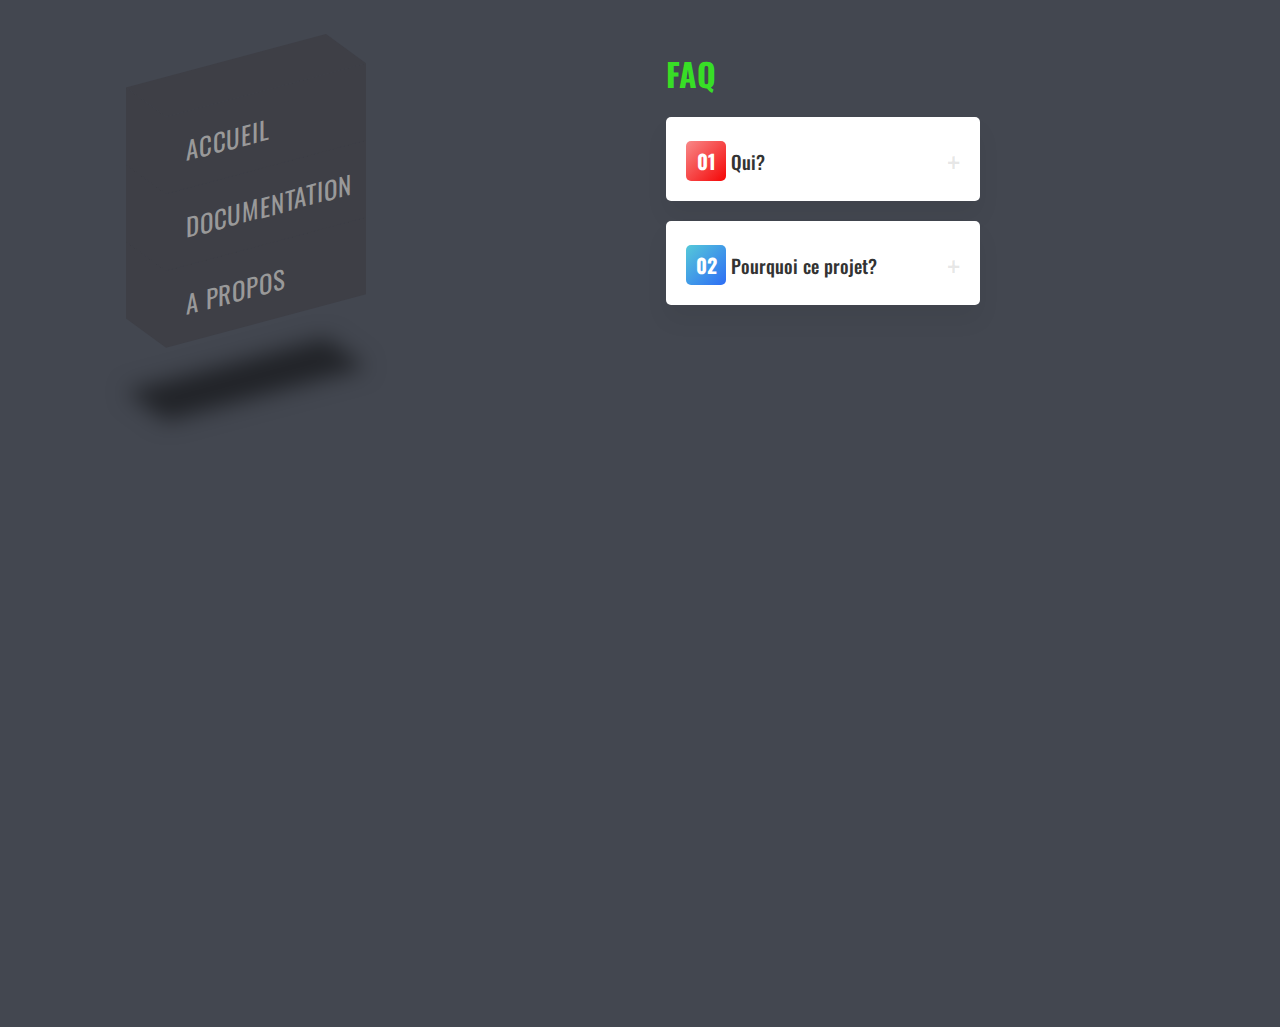
<file: about.html>
<!DOCTYPE html>
<html lang="fr">
    <head>
        <meta charset="utf-8" />
        <title>Froblox</title>
        <link rel="icon" type="image/png" href="img/Froblox.png"/>
        <link rel="stylesheet" href="sass/home.css">
        <link rel="stylesheet" href="sass/about.css">
    </head>

    <body>
        <ul class="a-ul-manager">
            <li style="--i:3; --clr: rgb(40, 170, 221)"><a href="home.html">Accueil</a></li>
            <li style="--i:2; --clr: rgb(222,111,231)"><a href="doc.html">Documentation</a></li>
            <li style="--i:1; --clr: rgb(56,222,38)"><a href="about.html">A propos</a></li>
        </ul>
        <div class="faq">
            <div class="container">
                <h1>FAQ</h1>
                <div class="tab">
                    <input type="radio" name="acc" id="acc1">
                    <label for="acc1">
                        <h2>01</h2>
                        <h3>Qui?</h3>
                    </label>
                    <div class="content">
                        <p>
                            Froblox est développé par moi (Program), je suis passionné de programmation depuis longtemps. <br>
                            J'ai commencé par le Web puis je me suis orienté vers la programmation de niveau normal et des langages de niveau élevé.<br>
                        </p>
                    </div>
                </div>
                <div class="tab">
                    <input type="radio" name="acc" id="acc2">
                    <label for="acc2">
                        <h2>02</h2>
                        <h3>Pourquoi ce projet?</h3>
                    </label>
                    <div class="content">
                        <p>
                            Je code Froblox pour rendre service à de jeune développeur sur Roblox et ayant une moyen plus rapide de chercher. <br>
                            Par ailleurs, le contenu du bot dépend de la communauté de développement. <br>
                            Vous ne trouverez pas toute la documentation de Roblox directement sur le bot.<br>
                        </p>
                    </div>
                </div>
            </div>
        </div>
    </body>
</html>
</file>
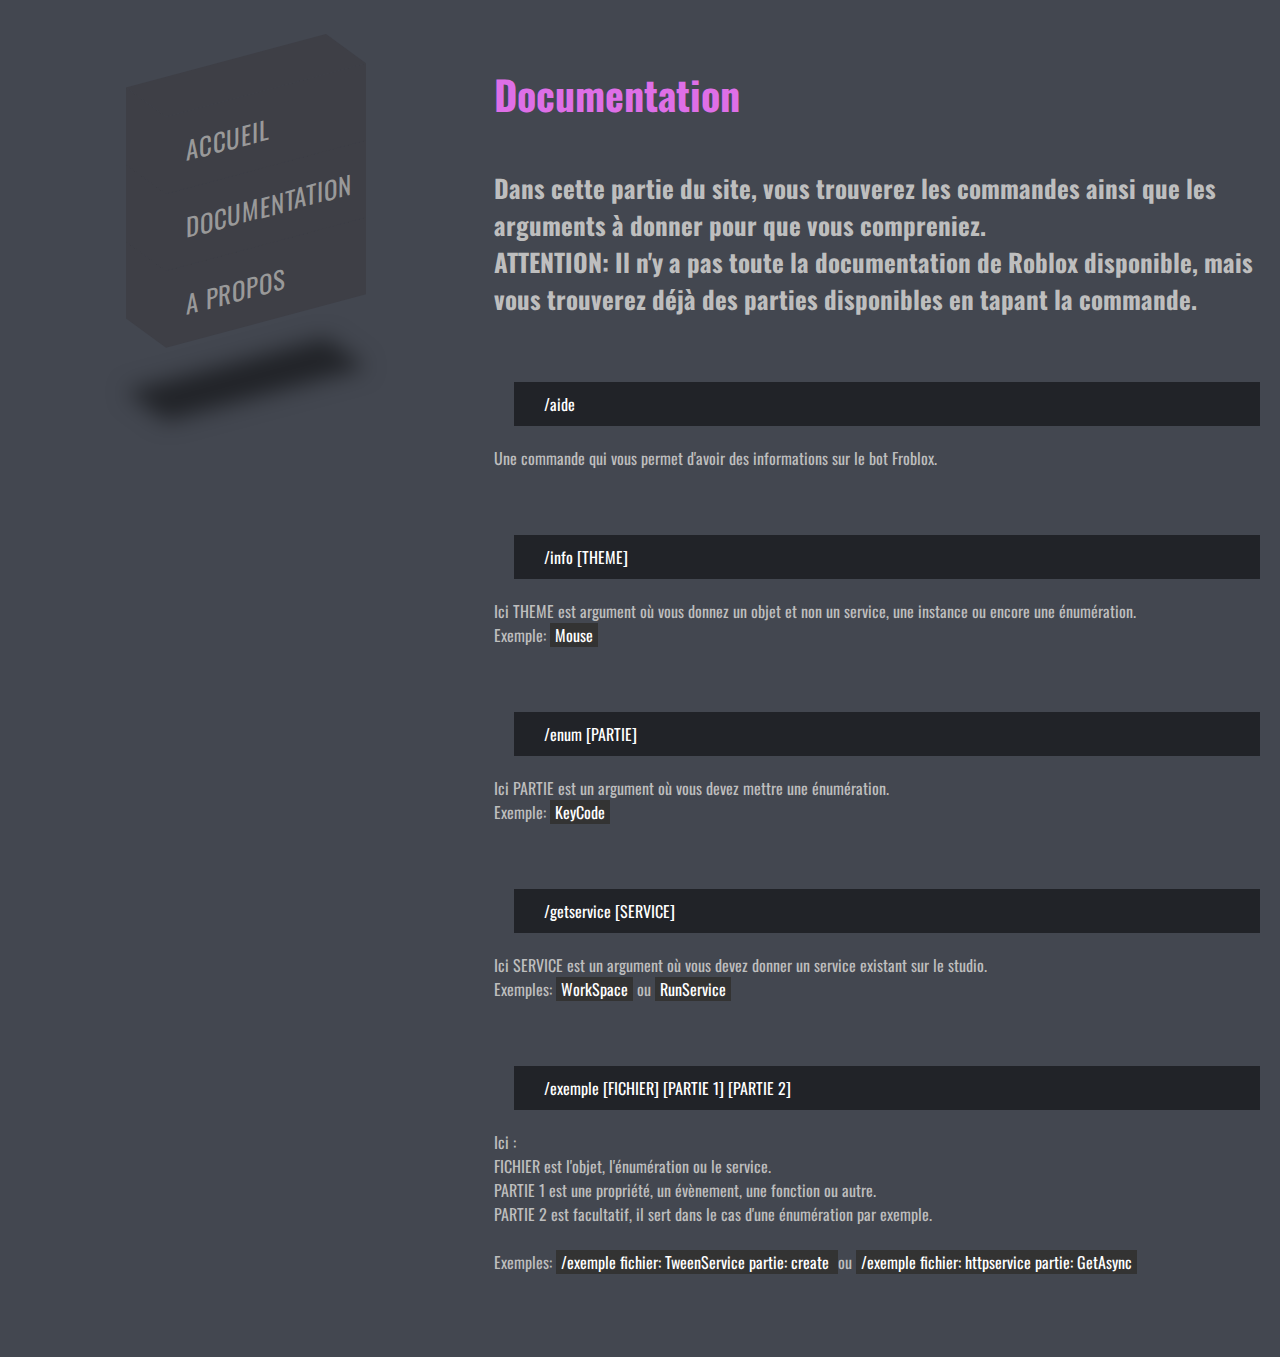
<file: doc.html>
<!DOCTYPE html>
<html lang="fr">
  <head>
      <meta charset="utf-8" />
      <title>Froblox</title>
      <link rel="icon" type="image/png" href="img/Froblox.png"/>
      <link rel="stylesheet" href="sass/home.css">
      <link rel="stylesheet" href="sass/doc.css">
  </head>

  <body>
    <ul class="a-ul-manager">
        <li style="--i:3; --clr: rgb(40, 170, 221)"><a href="home.html">Accueil</a></li>
        <li style="--i:2; --clr: rgb(222,111,231)"><a href="doc.html">Documentation</a></li>
        <li style="--i:1; --clr: rgb(56,222,38)"><a href="about.html">A propos</a></li>
    </ul>

    <section class="content">

        <h1>Documentation</h1>
        <div class="part"></div>
        <h2>Dans cette partie du site, vous trouverez les commandes ainsi que les arguments à donner pour que vous compreniez.<br>
        ATTENTION: Il n'y a pas toute la documentation de Roblox disponible, mais vous trouverez déjà des parties disponibles en tapant la commande.</h2>
        <div class="part"></div>

        <a class="doc" href="#" style="--clr: #166404;--i: 0;"><span>/aide</span></a>
        <p>Une commande qui vous permet d'avoir des informations sur le bot Froblox.</p>
        <div class="part"></div>

        <a class="doc" href="#" style="--clr: #350477;--i: 0;"><span>/info [THEME]</span></a>
        <p>Ici THEME est argument où vous donnez un objet et non un service, une instance ou encore une énumération.<br>
            Exemple: <ex>Mouse</ex>
        </p>
        <div class="part"></div>

        <a class="doc" href="#" style="--clr: #041f77;--i: 0;"><span>/enum [PARTIE]</span></a>
        <p>Ici PARTIE est un argument où vous devez mettre une énumération.<br>
            Exemple: <ex>KeyCode</ex>
        </p>
        <div class="part"></div>

        <a class="doc" href="#" style="--clr: #700d0d;--i: 0;"><span>/getservice [SERVICE]</span></a>
        <p>Ici SERVICE est un argument où vous devez donner un service existant sur le studio.<br>
            Exemples: <ex>WorkSpace</ex> ou <ex>RunService</ex>
        </p>
        <div class="part"></div>

        <a class="doc" href="#" style="--clr: #815008;--i: 0;"><span>/exemple [FICHIER] [PARTIE 1] [PARTIE 2]</span></a>
        <p>Ici : <br>
            FICHIER est l'objet, l'énumération ou le service.<br>
            PARTIE 1 est une propriété, un évènement, une fonction ou autre.<br>
            PARTIE 2 est facultatif, il sert dans le cas d'une énumération par exemple.<br>
            <br>
            Exemples: <ex>/exemple fichier: TweenService partie: create </ex> ou <ex>/exemple fichier: httpservice partie: GetAsync</ex>
        </p>
        <div class="part"></div>
    </section>
  </body>
</html>
</file>
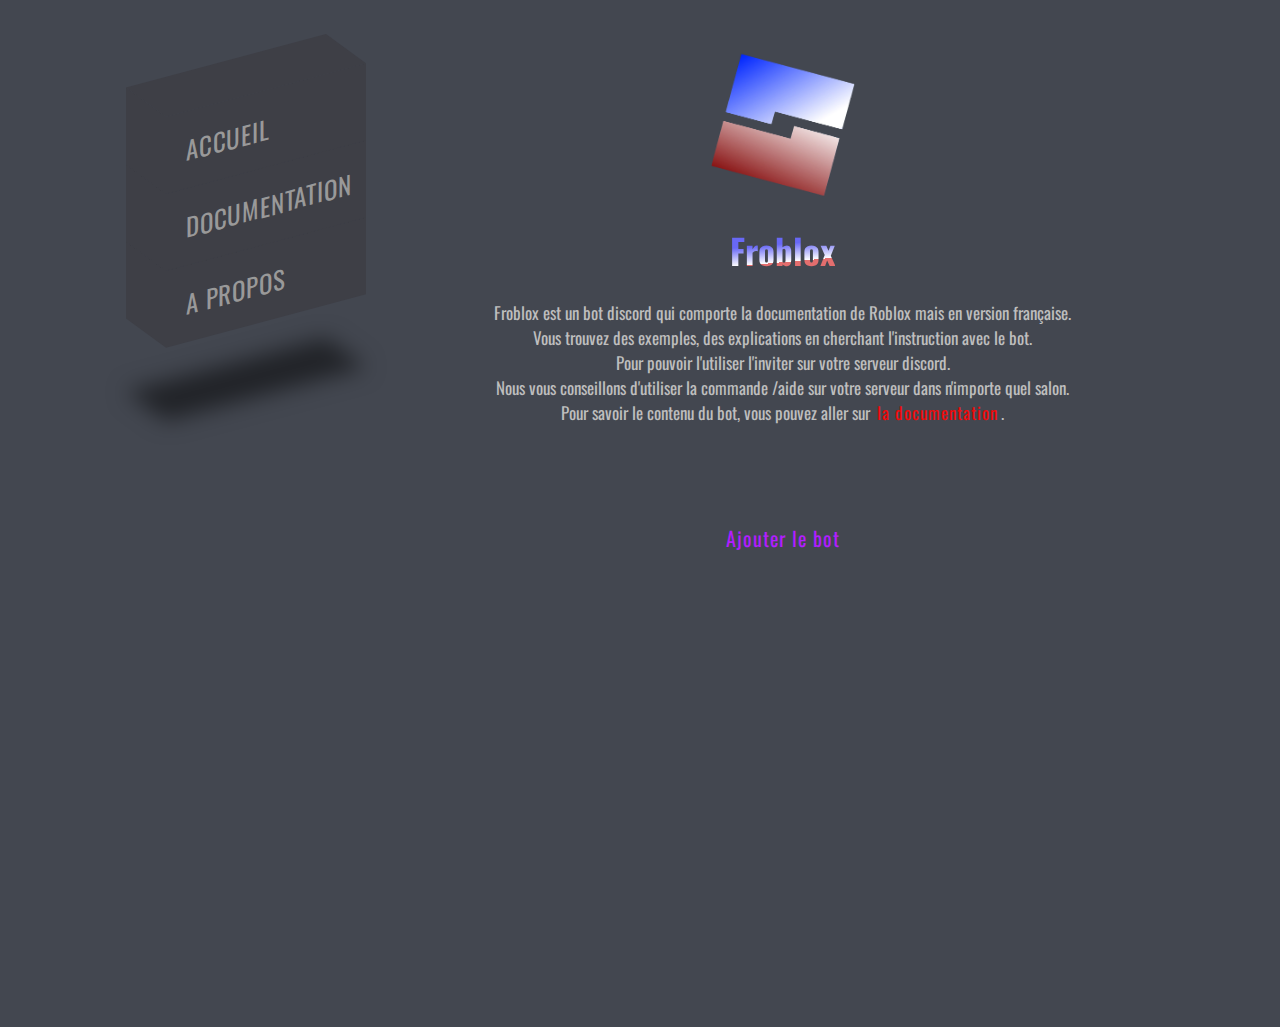
<file: home.html>
<!DOCTYPE html>
<html lang="fr">
    <head>
        <meta charset="utf-8" />
        <title>Froblox</title>
        <link rel="icon" type="image/png" href="img/Froblox.png"/>
        <link rel="stylesheet" href="sass/home.css">
    </head>

    <body>
        <ul class="a-ul-manager">
            <li style="--i:3; --clr: rgb(40, 170, 221)"><a href="home.html">Accueil</a></li>
            <li style="--i:2; --clr: rgb(222,111,231)"><a href="doc.html">Documentation</a></li>
            <li style="--i:1; --clr: rgb(56,222,38)"><a href="about.html">A propos</a></li>
        </ul>

        <section  class="content-p1">
            <img alt="Logo de Froblox" class="logo" src="img/Froblox.png"><br>
            <h1 class="title"><span>Froblox</span></h1><br>
            <p>Froblox est un bot discord qui comporte la documentation de Roblox mais en version française. <br>
                Vous trouvez des exemples, des explications en cherchant l'instruction avec le bot. <br>
                Pour pouvoir l'utiliser l'inviter sur votre serveur discord. <br>
                Nous vous conseillons d'utiliser la commande /aide sur votre serveur dans n'importe quel salon. <br>
                Pour savoir le contenu du bot, vous pouvez aller sur
                <a class="neonbutton" href="doc.html" style="--color-text: #f6afaf;--back-color: #ef0f53;--main: #f10a0a;">la documentation</a>. <br>
            </p>
            <br><br><br><br>
            <a class="neonbutton"
               href="https://discord.com/api/oauth2/authorize?client_id=944330262437838888&permissions=8&scope=bot%20applications.commands"
               style="--color-text: #c676e8;--back-color: #52136c;--main: #b11eff;"> <span>Ajouter le bot</span>
            </a>
        </section>
    </body>
</html>
</file>
<file: sass/home.css>
@import url("https://fonts.googleapis.com/css2?family=Oswald:wght@200;400&display=swap");
.a-ul-manager {
  font-size: 25px;
  margin-left: 13%;
  margin-top: 7%;
  position: relative;
  justify-content: left;
  min-height: 100vh;
  transform: skewY(-15deg);
  transition: 0.5s;
}
.a-ul-manager li {
  position: relative;
  list-style: none;
  width: 200px;
  background: #3e3f46;
  padding: 20px;
  z-index: var(--i);
  transition: 0.5s;
}
.a-ul-manager li:hover {
  background: var(--clr);
  transform: translateX(-50px);
}
.a-ul-manager li:hover::before {
  background: var(--clr);
}
.a-ul-manager li:hover::after {
  background: var(--clr);
}
.a-ul-manager li:hover a {
  color: #fff;
}
.a-ul-manager li::before {
  content: "";
  position: absolute;
  top: 0;
  width: 40px;
  left: -40px;
  height: 100%;
  background: #3e3f46;
  transform-origin: right;
  transform: skewY(45deg);
  transition: 0.5s;
}
.a-ul-manager li::after {
  content: "";
  position: absolute;
  top: -40px;
  left: 0;
  width: 100%;
  height: 40px;
  background: #3e3f46;
  transform-origin: bottom;
  transform: skewX(45deg);
  transition: 0.5s;
}
.a-ul-manager li:last-child::after {
  box-shadow: -150px 150px 20px rgba(0, 0, 0, 0.5);
}
.a-ul-manager li a {
  text-decoration: none;
  color: #999;
  display: block;
  text-transform: uppercase;
  letter-spacing: 0.05rem;
  transition: 0.5s;
}

.neonbutton {
  padding: 2px 3px;
  color: var(--main);
  letter-spacing: 1px;
  overflow: hidden;
  transition: 0.2s;
  text-decoration: none;
}
.neonbutton:hover {
  color: var(--color-text);
  background: var(--back-color);
  overflow: hidden;
  box-shadow: 0 0 10px var(--back-color), 0 0 40px var(--back-color), 0 0 80px var(--back-color);
}
.neonbutton span {
  padding: 10px 10px;
  font-size: 20px;
}

* {
  margin: 0;
  padding: 0;
  box-sizing: border-box;
  font-family: "Oswald", sans-serif;
}

body {
  background: #434750;
  display: flex;
}

.content-p1 {
  position: relative;
  display: flex;
  flex-direction: column;
  align-items: center;
  justify-content: center;
  margin-top: -30%;
  margin-left: 10%;
}
.content-p1 .title {
  position: relative;
  font-size: 35px;
}
.content-p1 .title span {
  background: linear-gradient(175deg, #6868f5 40%, white 70%, #e36e6e 10%);
  background-clip: border-box;
  -webkit-background-clip: text;
  -webkit-text-fill-color: transparent;
}
.content-p1 p {
  text-align: center;
  font-size: 17px;
  color: #bebebe;
}
.content-p1 .logo {
  width: 270px;
  height: 150px;
}

/*# sourceMappingURL=home.css.map */
</file>
<file: sass/about.css>
@import url("https://fonts.googleapis.com/css2?family=Poppins:wght@200&display=swap");
.faq {
  font-family: "Poppins", sans-serif;
  margin: 0;
  padding: 0;
  box-sizing: border-box;
  display: flex;
  justify-content: right;
  min-height: 100vh;
}
.faq .container {
  margin: 50px 300px;
  max-width: 600px;
  display: flex;
  flex-direction: column;
  gap: 20px;
}
.faq .container h1 {
  color: rgb(56, 222, 38);
}
.faq .container .tab {
  position: relative;
  background: #fff;
  padding: 0 20px 20px;
  box-shadow: 0 15px 25px rgba(0, 0, 0, 0.05);
  border-radius: 5px;
  overflow: hidden;
}
.faq .container .tab .content {
  max-height: 0;
  transition: 1s;
  overflow: hidden;
}
.faq .container .tab .content p {
  position: relative;
  padding: 10px 0;
  color: #333;
  z-index: 10;
}
.faq .container .tab input {
  appearance: none;
}
.faq .container .tab input:checked ~ label::after {
  transform: rotate(135deg);
}
.faq .container .tab input:checked ~ .content {
  max-height: 100vh;
}
.faq .container .tab input:checked ~ label h2 {
  position: absolute;
  top: 0;
  left: 0;
  width: 100%;
  height: 100%;
  color: rgba(255, 255, 255, 0.2);
  font-size: 8em;
  justify-content: flex-end;
  padding: 20px;
}
.faq .container .tab input:checked ~ .content p {
  color: #fff;
}
.faq .container .tab input:checked ~ label h3 {
  color: #fff;
}
.faq .container .tab label {
  display: flex;
  align-items: center;
  cursor: pointer;
}
.faq .container .tab label::after {
  content: "+";
  position: absolute;
  right: 20px;
  font-size: 2em;
  color: rgba(0, 0, 0, 0.1);
  transition: transform 1s;
}
.faq .container .tab label h2 {
  width: 40px;
  height: 40px;
  background: #333;
  display: flex;
  justify-content: center;
  align-items: center;
  color: #fff;
  font-size: 1.25em;
  border-radius: 5px;
  margin-right: 5px;
}
.faq .container .tab label h3 {
  position: relative;
  font-weight: 500;
  color: #333;
  z-index: 10;
}
.faq .container .tab:hover label::after {
  color: #333;
}
.faq .container .tab:nth-child(2) label h2 {
  background: linear-gradient(135deg, #f88989, #f50606);
}
.faq .container .tab:nth-child(3) label h2 {
  background: linear-gradient(135deg, #55c9d9, #2d6df5);
}
.faq .container .tab:nth-child(4) label h2 {
  background: linear-gradient(135deg, #cf60dd, #aa0cd1);
}
.faq .container .tab:nth-child(5) label h2 {
  background: linear-gradient(135deg, #ccda55, #d17c0c);
}

/*# sourceMappingURL=about.css.map */
</file>
<file: sass/doc.css>
p {
  color: #bebebe;
}

ex {
  padding: 0 5px;
  color: white;
  background: #333333;
}

h1 {
  font-size: 40px;
  color: rgb(222, 111, 231);
}

h2 {
  color: #bebebe;
  font-size: 25px;
}

.content {
  margin-top: 5%;
  margin-left: 10%;
}

.part {
  height: 45px;
}

.doc {
  position: relative;
  color: white;
  text-decoration: none;
  display: flex;
  padding: 10px 30px;
  background: rgba(0, 0, 0, 0.5);
  margin: 20px;
}
.doc:hover {
  background: var(--clr);
  box-shadow: 0 0 5px var(--clr), 0 0 15px var(--clr), 0 0 30px var(--clr), 0 0 50px var(--clr);
  transition: 0.5s;
  transition-delay: 0.05s;
  color: #ffffff;
}

/*# sourceMappingURL=doc.css.map */
</file>
